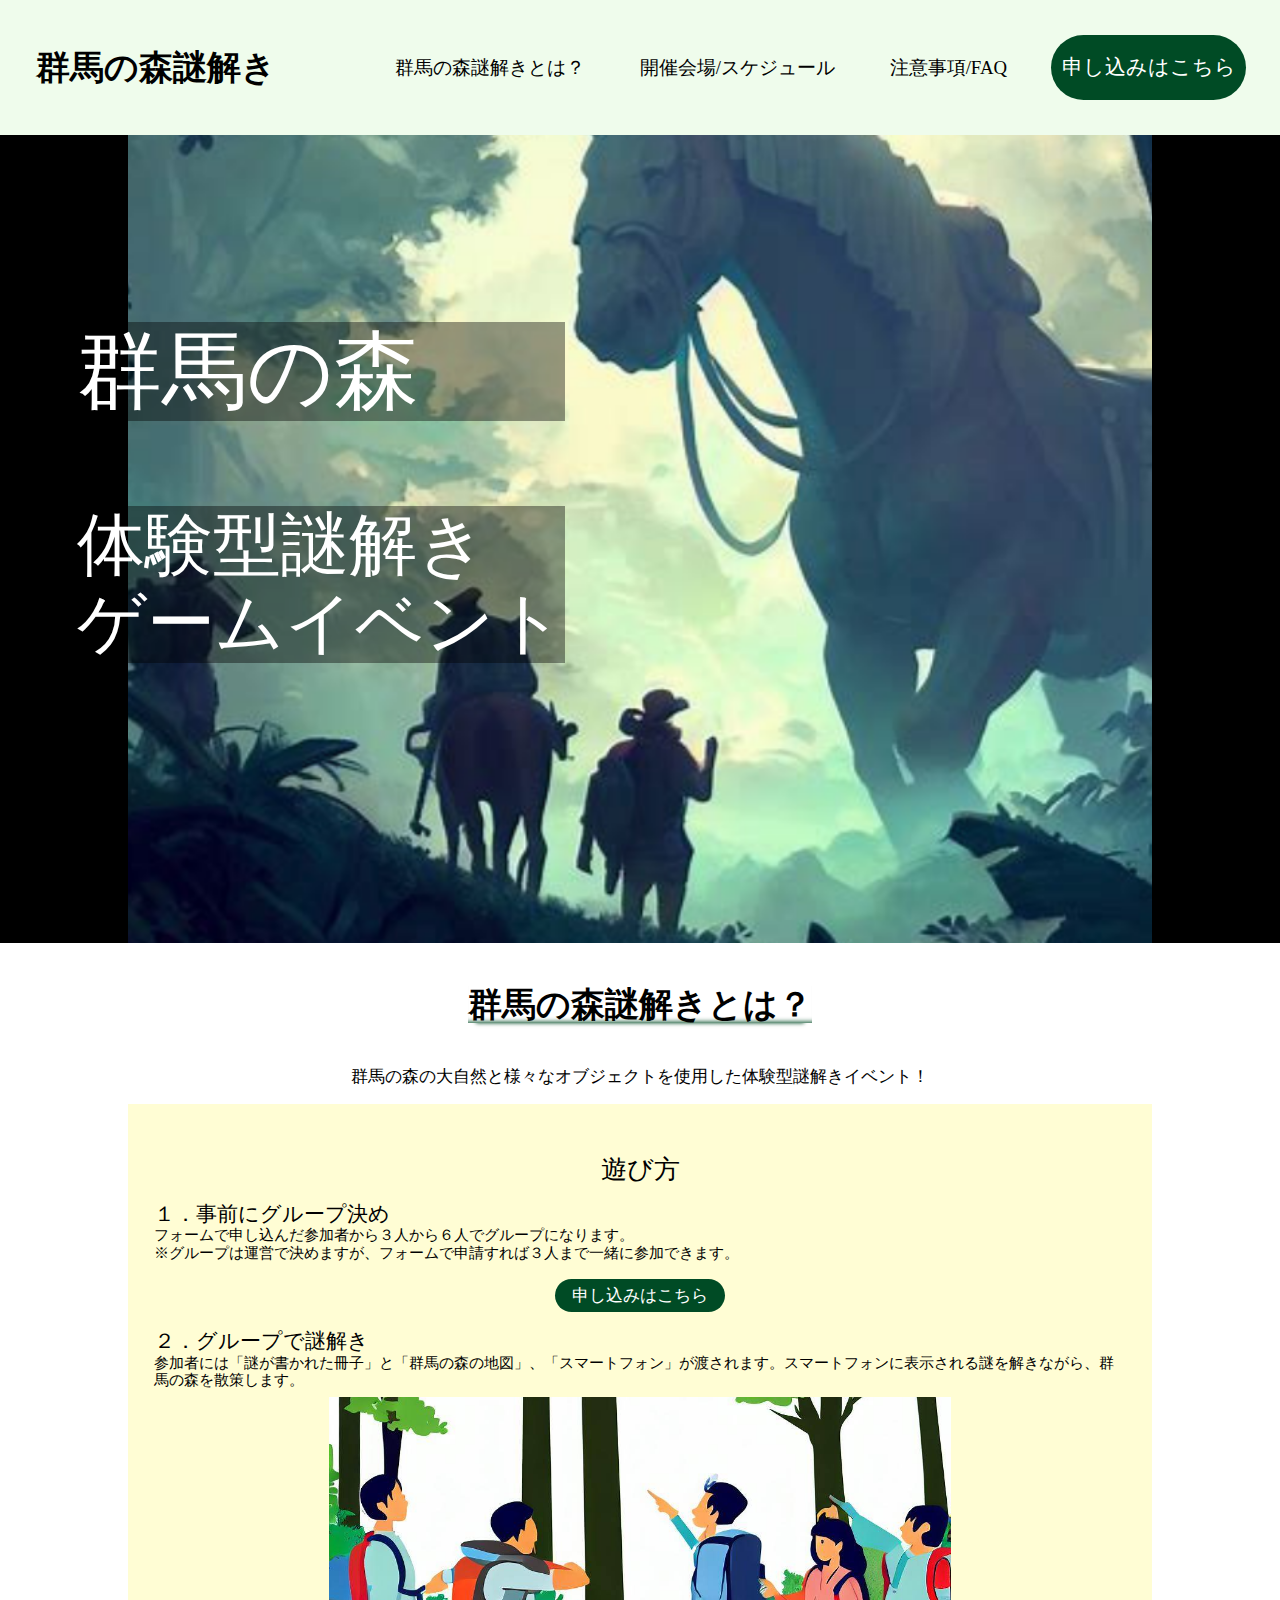
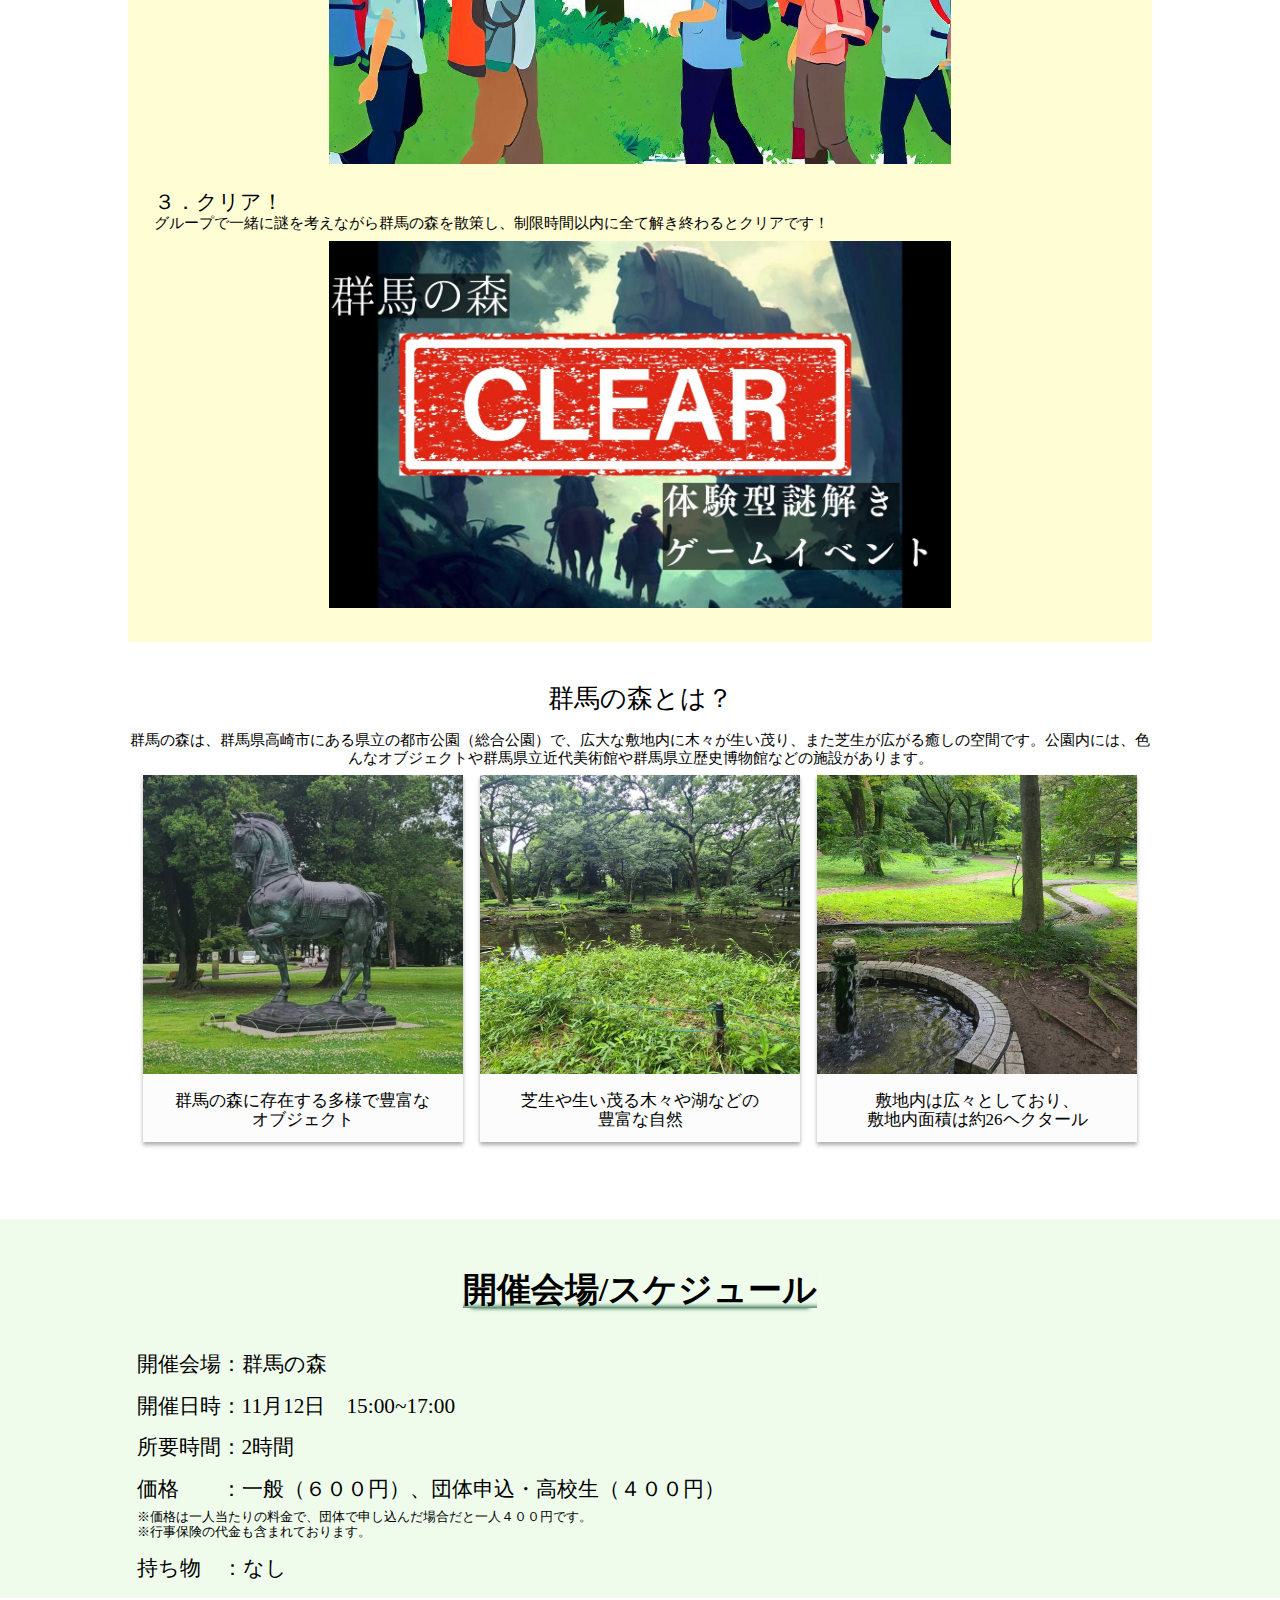
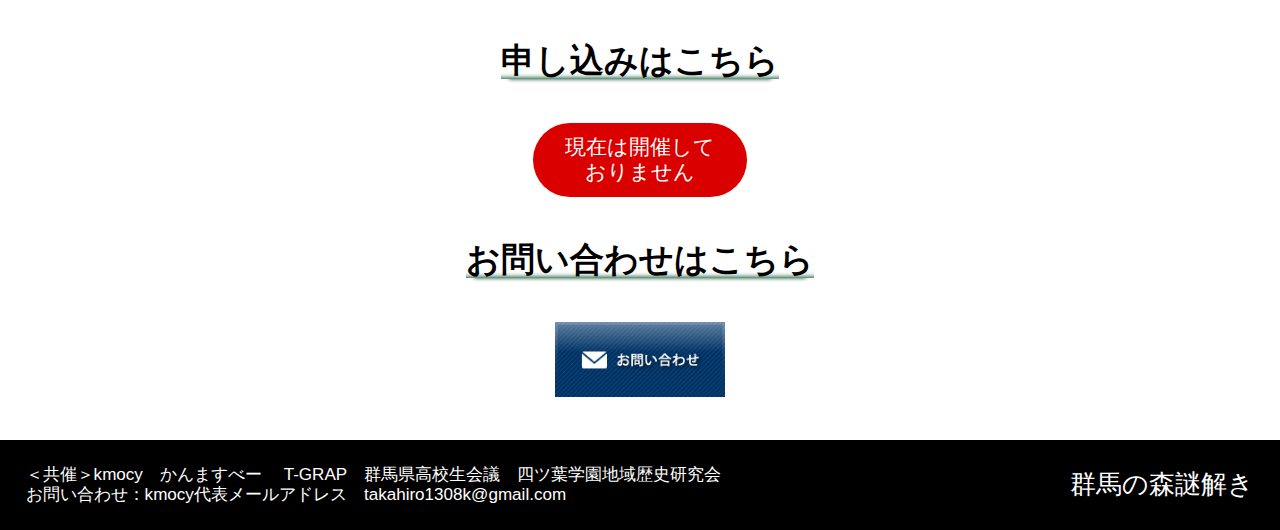
<file: index.html>
<!DOCTYPE html>
    <html lang="ja">
    <head>
        <meta charset="UTF-8">
        <meta name="viewport" content="width=device-width, initial-scale=1.0">
        <link rel="stylesheet" href="destroy.css">
        <link rel="stylesheet" href="style.css">
        <title>群馬の森謎解き</title>
    </head>
    <body>
        <header id ="header" class ="c-header c-hamburger-menu">
            <div class ="logo"><a href="#" class="c-header__logo">群馬の森謎解き</a></div>
            <input type="checkbox" name="hamburger" id="hamburger" class="c-hamburger-menu__input"/>
            <label for="hamburger" class="c-hamburger-menu__bg"></label>
            <ul class="c-header__list c-hamburger-menu__list">
                <li class ="c-header__list-item"><a href="#event" class="c-header__list-link">群馬の森謎解きとは？</a></li>
                <li class ="c-header__list-item"><a href="#information" class="c-header__list-link">開催会場/スケジュール</a></li>
                <li class ="c-header__list-item"><a href="./FAQ/faq.html" class="c-header__list-link">注意事項/FAQ</a></li>
                <!--開催時に変更-->
                <!-- <li class ="header_apply c-header__list-item"><a href="https://forms.gle/cXqUh1oHmpa2r6aB6" class="c-header__list-link">申し込みはこちら</a></li> -->
                <li class ="header_apply c-header__list-item"><a href="#apply" class="c-header__list-link">申し込みはこちら</a></li>
            </ul>
            <label for="hamburger" class="c-hamburger-menu__button"><!-- 追記 ハンバーガーメニューのボタン -->
                <span class="c-hamburger-menu__button-mark"></span>
                <span class="c-hamburger-menu__button-mark"></span>
                <span class="c-hamburger-menu__button-mark"></span>
              </label>            
        </header>
        <main>
            <section id="Home">
                <img src="image/Home.png">
                <div class = "Hometxt">
                    <div class ="title"><h1>群馬の森</h1></div>
                    <div class ="subtitle"><h1>体験型謎解き
                        <br>ゲームイベント</h1>
                    </div>
                </div>
            </section>
            <section id="event">
                <h2><span>群馬の森謎解きとは？</span></h2>
                <h3>群馬の森の大自然と様々なオブジェクトを使用した体験型謎解きイベント！</h3>
                <div class="play">
                    <h3>遊び方</h3>
                    <div class="rule">
                        <h4>１．事前にグループ決め</h4>
                        <p class="rule_contents">フォームで申し込んだ参加者から３人から６人でグループになります。</p>
                        <p>※グループは運営で決めますが、フォームで申請すれば３人まで一緒に参加できます。</p>
                        <!--開催時に変更-->
                        <!-- <a href="https://forms.gle/cXqUh1oHmpa2r6aB6" class="c-header__list-link">申し込みはこちら</a> -->
                        <a href="#apply" class="c-header__list-link">申し込みはこちら</a>
                    </div>
                    <div class="rule">
                        <h4>２．グループで謎解き</h4>
                        <p class="rule_contents">参加者には「謎が書かれた冊子」と「群馬の森の地図」、「スマートフォン」が渡されます。スマートフォンに表示される謎を解きながら、群馬の森を散策します。</p>
                        <div class="rule_img">
                            <img src="./image/rule2.jpg">
                        </div>
                    </div>
                    <div class="rule">
                        <h4>３．クリア！</h4>
                        <p class="rule_contents">グループで一緒に謎を考えながら群馬の森を散策し、制限時間以内に全て解き終わるとクリアです！</p>
                        <div class="rule_img">
                            <img src="./image/rule3.jpg">
                        </div>
                    </div>
                </div>
                <div class="gunmanomori">
                    <h3>群馬の森とは？</h3>
                    <p class="gunmanomori_text">群馬の森は、群馬県高崎市にある県立の都市公園（総合公園）で、広大な敷地内に木々が生い茂り、また芝生が広がる癒しの空間です。公園内には、色んなオブジェクトや群馬県立近代美術館や群馬県立歴史博物館などの施設があります。</p>
                    <div class="image-list">
                        <div class="image-item">
                            <div><img src="image/gunmanomori_img1.jpg" alt="イベント画像１" id="image1"zloading="lazy"></a></div>
                            <p>群馬の森に存在する多様で豊富な<br>オブジェクト</p>
                        </div>
                        <div class="image-item">
                            <img src="image/gunmanomori_img2.jpg" alt="イベント画像２" id="image2" loading="lazy">
                            <p>芝生や生い茂る木々や湖などの<br>豊富な自然</p>
                        </div>
                        <div class="image-item">
                            <img src="image/gunmanomori_img3.jpg" alt="イベント画像３" id="image3" loading="lazy">
                            <p>敷地内は広々としており、<br>敷地内面積は約26ヘクタール</p>
                        </div>
                    </div>
                </div>
            </section>
            <section id="information">
                <h2><span>開催会場/スケジュール</span></h2>
                <h3><span>開催会場</span>：群馬の森</h3>
                <h3><span>開催日時</span>：11月12日　15:00~17:00</h3>
                <h3><span>所要時間</span>：2時間</h3>
                <h3><span>価格　　</span>：一般（６００円）、団体申込・高校生（４００円）</h3>
                <p>
                    ※価格は一人当たりの料金で、団体で申し込んだ場合だと一人４００円です。
                    <br>
                    ※行事保険の代金も含まれております。
                </p>
                <h3><span>持ち物　</span>：なし</h3>
            </section>
            <section id="apply">
                <h2><span>申し込みはこちら</span></h2>
                <div class="apply_img">
                    <!--開催時に変更-->
                    <!-- <a href="https://forms.gle/cXqUh1oHmpa2r6aB6" class="c-header__list-link">申し込みはこちら</a> -->
                    <a class="c-header__list-link">現在は開催して<br>おりません</a>
                </div>
            </section>
            <section id = "require">
                <h2><span>お問い合わせはこちら</span></h2>
                <button type="button" onclick="location.href='mailto:takahiro1308k@gmail.com'"><img src="image/require.png"></button>
            </section>
        </main>
        <footer>
            <div>
                <p>＜共催＞kmocy　かんますべー 　T-GRAP　群馬県高校生会議　四ツ葉学園地域歴史研究会</p>
                <p>お問い合わせ：kmocy代表メールアドレス　takahiro1308k@gmail.com</p>
            </div>
            <a href="#">群馬の森謎解き</a>
        </footer>
    </body>
</html>
</file>
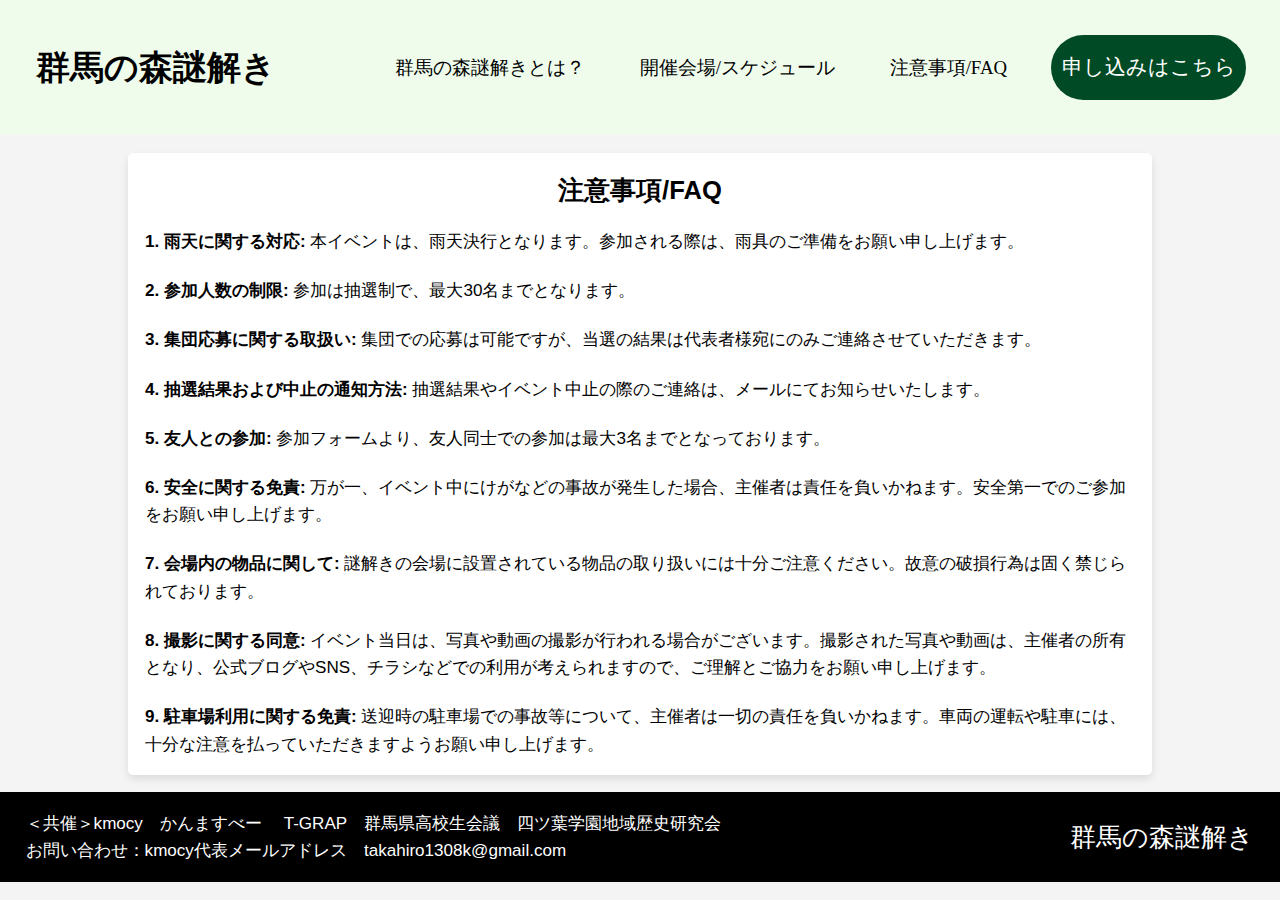
<file: FAQ/faq.html>
<!DOCTYPE html>
    <html lang="ja">
    <head>
        <meta charset="UTF-8">
        <meta name="viewport" content="width=device-width, initial-scale=1.0">
        <link rel="stylesheet" href="../destroy.css">
        <link rel="stylesheet" href="./faq.css">
        <title>群馬の森謎解きFAQ</title>
    </head>
    <body>
        <header id ="header" class ="c-header c-hamburger-menu">
            <div class ="logo"><a href="../index.html#" class="c-header__logo">群馬の森謎解き</a></div>
            <input type="checkbox" name="hamburger" id="hamburger" class="c-hamburger-menu__input"/>
            <label for="hamburger" class="c-hamburger-menu__bg"></label>
            <ul class="c-header__list c-hamburger-menu__list">
                <li class ="c-header__list-item"><a href="../index.html#event" class="c-header__list-link">群馬の森謎解きとは？</a></li>
                <li class ="c-header__list-item"><a href="../index.html#information" class="c-header__list-link">開催会場/スケジュール</a></li>
                <li class ="c-header__list-item"><a href="#" class="c-header__list-link">注意事項/FAQ</a></li>
                <li class ="header_apply c-header__list-item"><a href="https://forms.gle/cXqUh1oHmpa2r6aB6" class="c-header__list-link">申し込みはこちら</a></li>
            </ul>
            <label for="hamburger" class="c-hamburger-menu__button"><!-- 追記 ハンバーガーメニューのボタン -->
                <span class="c-hamburger-menu__button-mark"></span>
                <span class="c-hamburger-menu__button-mark"></span>
                <span class="c-hamburger-menu__button-mark"></span>
              </label>            
        </header>
        <main>
            <div class="faq-container">
                <div class="faq-header">
                    注意事項/FAQ
                </div>
                <div class="faq-item">
                    <span class="faq-title">1. 雨天に関する対応:</span> 本イベントは、雨天決行となります。参加される際は、雨具のご準備をお願い申し上げます。
                </div>
                <br>
                <div class="faq-item">
                    <span class="faq-title">2. 参加人数の制限:</span> 参加は抽選制で、最大30名までとなります。
                </div>
                <br>
                <div class="faq-item">
                    <span class="faq-title">3. 集団応募に関する取扱い:</span> 集団での応募は可能ですが、当選の結果は代表者様宛にのみご連絡させていただきます。
                </div>
                <br>
                <div class="faq-item">
                    <span class="faq-title">4. 抽選結果および中止の通知方法:</span> 抽選結果やイベント中止の際のご連絡は、メールにてお知らせいたします。
                </div>
                <br>
                <div class="faq-item">
                    <span class="faq-title">5. 友人との参加:</span> 参加フォームより、友人同士での参加は最大3名までとなっております。
                </div>
                <br>
                <div class="faq-item">
                    <span class="faq-title">6. 安全に関する免責:</span> 万が一、イベント中にけがなどの事故が発生した場合、主催者は責任を負いかねます。安全第一でのご参加をお願い申し上げます。
                </div>
                <br>
                <div class="faq-item">
                    <span class="faq-title">7. 会場内の物品に関して:</span> 謎解きの会場に設置されている物品の取り扱いには十分ご注意ください。故意の破損行為は固く禁じられております。
                </div>
                <br>
                <div class="faq-item">
                    <span class="faq-title">8. 撮影に関する同意:</span> イベント当日は、写真や動画の撮影が行われる場合がございます。撮影された写真や動画は、主催者の所有となり、公式ブログやSNS、チラシなどでの利用が考えられますので、ご理解とご協力をお願い申し上げます。
                </div>
                <br>
                <div class="faq-item">
                    <span class="faq-title">9. 駐車場利用に関する免責:</span> 送迎時の駐車場での事故等について、主催者は一切の責任を負いかねます。車両の運転や駐車には、十分な注意を払っていただきますようお願い申し上げます。
                </div>
            </div>
        </main>
        <footer>
            <div>
                <p>＜共催＞kmocy　かんますべー 　T-GRAP　群馬県高校生会議　四ツ葉学園地域歴史研究会</p>
                <p>お問い合わせ：kmocy代表メールアドレス　takahiro1308k@gmail.com</p>
            </div>
            <a href="../index.html#">群馬の森謎解き</a>
        </footer>
    </body>
</html>
</file>
<file: style.css>
*{
    margin:0rem;
    padding:0rem;
}
html{
    font-size: 0.0667vw;
}
body{
    font-size: 16rem;
    font-family: '游明朝 Medium', serif;
    box-sizing: border-box;
}
h2{
    text-align: center;
    font-size: 40rem;
    font-weight: bold;
    margin: 50rem auto;
}
h2 span{
    box-shadow: 0px -6px 5px -5px  #004b25 inset,0px 8px 4px -8px  #004b25;
}
h3{
    font-size: 30rem;
}
p{
    font-size: 18rem;
}
header{
    display: flex;
    justify-content: space-between;
    align-items: center;
    height: 15vh;
    font-family: '游明朝 Medium', serif;    
    background-color:rgb(239, 252, 236);
    position: fixed;
    width:100%;
    top:0rem;
    z-index: 2;
}
header .logo {
    flex-grow: 0; /* フレックスアイテムの伸縮を防止 */
}
header .logo a{
    text-decoration: none;
    color: black;
    font-size:40rem;
    font-weight:bold ;
    margin-left:30rem;
}
header ul {
    display: flex; /* ナビゲーションの要素を横並びに */
    list-style-type: none; /* リストマーカーを削除 */
    margin-right: 40rem; 
}
header ul li {
    margin-left: 20px; /* ナビゲーションの要素間にスペースを追加 */
}
header a{
    display: block;
    font-size: 22rem;
    color:black;
    line-height:5vh;
    text-align: center;
    text-decoration: block;
    text-decoration: none;
    margin: 0rem;
    padding: 12rem;
}
header ul li:not(:first-child){
    margin-left: 40rem;
}
header ul li:last-child a {
    background-color: #004b25;
    color: #fff;
    border-radius: 200rem;
    font-size: 25rem;
}
.c-hamburger-menu__input {
display: none;
}

.c-hamburger-menu__bg {
background-color: #000; /* カスタマイズしてください */
cursor: pointer;
display: none;
height: 100vh;
left: 0;
opacity: 0.4; /* カスタマイズしてください */
position: absolute;
top: 0;
width: 100%;
z-index: -1;
}

#hamburger:checked ~ .c-hamburger-menu__bg {
display: block;
}

.c-hamburger-menu__button {
display: none;
}
/* セクション */
section {
    width: 100%;
    box-sizing: border-box;
    margin: 50rem 00rem;
}
#Home{
    background-color: #000;
    display: flex;
    justify-content: center;
    align-items: center;
    height: auto; /* 画面の高さに合わせる */
}
#Home img{
    box-sizing: border-box;
    object-fit: contain;
    position: relative;
    align-items: center;
    max-height: 100vh;
    max-width: 80vw;
    height: 100vh;
    width: 100vw;
    object-fit: cover;
}
#Home .Hometxt{
    margin: auto;
    left: 6vw;
    position: absolute;
}
#Home .Hometxt h1{
    font-size: 80rem;
    font-family: '游明朝 Medium', serif;
    color:white;
    background-color: rgb(0,0,0,0.4);
}
#Home .Hometxt .title h1{
    font-size: 100rem;
    color:white;
    background-color: rgb(0,0,0,0.4);
    margin-bottom: 100rem;
}
#event h3{
    text-align: center;
    font-size: 20rem;
    margin: 50rem auto 20rem auto;
}
#event .play{
    width: 80vw;
    margin:0 auto;
    padding: 10rem;
    background-color: #fffdd4;
}
#event .play h3{
    font-size: 30rem;
}
#event .rule{
    margin: 20rem;
}
#event .rule img{
    width: 50vw;
    height: 30vw;
    display: block;
    margin: 0 auto;
    padding: 10rem;
    object-fit: cover;
}
#event .rule h4{
    font-size: 25rem;
}
#event .rule a{
    background-color: #004b25;
    padding: 8rem;
    display: block;
    text-align: center;
    width: 200rem;
    margin: 20rem auto;
    color: #fff;
    border-radius: 200rem;
    font-size: 20rem;
}
#event .gunmanomori h3{
    font-size: 30rem;
}
#event .gunmanomori .gunmanomori_text {
    display: block;
    text-align: center;
    margin: auto;
    width: 80vw;
}
.image-list {
    display: flex; 
    justify-content: center; /* 追加: 子要素を中央に配置する */
    flex-wrap: wrap;
    padding-bottom: 30rem;
    text-align: center;
    margin:0 auto;
}
.image-item{
    margin: 10rem;
    width: 25vw;
    height: 430rem;
    padding: 0; 
    box-sizing: border-box; 
    background-color: rgb(252, 252, 252);
    box-shadow: 0 3px 4px rgba(0, 0, 0, 0.32);
}
.image-item img{
    display: block;
    width:100%;
    height:350rem;
    object-fit: cover;
    margin: 0 auto;
}
.image-item p{
    display: block;
    font-size: 20rem;
    margin: 20rem auto;
    width:90%;
}
#information{
    margin: auto;
    padding: 10rem;
    background-color:rgb(239, 252, 236);
}
#information h3{
    display: block;
    margin:20rem auto 10rem 10vw;
    font-size: 25rem;
}
#information p{
    display: block;
    margin:0rem auto 20rem 10vw;
    font-size: 15rem;
}
#apply{
    text-align: center;
}
#apply a{
    display: block;
    font-size: 22rem;
    text-decoration: block;
    text-decoration: none;
    padding: 15rem;
    margin: auto;
    width: 250rem;
    /* background-color: #004b25; */
    background-color: #da0000;
    color: #fff;
    border-radius: 200rem;
    font-size: 25rem;
}
#require button{
    display: block;
    margin: auto;
    border: none;
}
#require button img{
    width:200rem
}
footer{
    background-color: #000;
    position: relative;
    bottom: 0;
    height: 10vh;
    display: flex;
    justify-content:space-between;
    align-items: center;  /* 追加: 上下中央に配置 */
}

footer p{
    color: #fff;
    font-family: Arial, Helvetica, sans-serif;
    font-size: 20rem;
    margin-left: 30rem;   /* 追加: leftの値をmargin-leftに変更 */
}

footer a{
    color: #fff;
    font-size: 30rem;
    margin-right: 30rem;  /* 追加: rightの値をmargin-rightに変更 */
}
@media screen and (max-width:750px) {
    h2{
        text-align: center;
        font-size: 100rem;
        font-weight: bold;
        margin: 50rem auto;
    }
    h2 span{
        box-shadow: 0px -6px 5px -5px  #004b25 inset,0px 8px 4px -8px  #004b25;
    }
    
    p{
        font-size: 40rem;
    }
    .menu {
        position: fixed;
        right: -70%;
        width: 70%;
        height: 100vh;
        margin-left: auto;
        /* メニューを縦に */
        display: flex;
        flex-direction: column;
        color: #efefef;
        background-color: rgba(167, 148, 58, 0.7);
        transition: .3s;
    }
    .menu-list {
        width: 100%;
        height: 100%;
        /* メニューテキスト位置をリスト内中心に */
        display: flex;
        justify-content: center;
        align-items: center;
    }
    .c-hamburger-menu__button {
        align-items: center;
        appearance: none;
        background-color: #004b25;
        border: none;
        cursor: pointer;
        display: flex;
        flex-direction: column;
        gap: 10px; /* カスタマイズしてください */
        height: 200rem; /* カスタマイズしてください */
        justify-content: center;
        width: 200rem; /* カスタマイズしてください */
      }
    .c-hamburger-menu__button-mark {
        background-color: white; /* カスタマイズしてください */
        display: block;
        height: 2px; /* カスタマイズしてください */
        transition: 0.3s; /* カスタマイズしてください */
        width: 180rem; /* カスタマイズしてください */
    }
    #hamburger:checked
    ~ .c-hamburger-menu__button
    .c-hamburger-menu__button-mark:nth-of-type(1) {
        transform: translate(60rem, -50rem) rotate(45deg);
        transform-origin: 0%; 
    }
    #hamburger:checked
    ~ .c-hamburger-menu__button
    .c-hamburger-menu__button-mark:nth-of-type(2) {
        opacity: 0;
    }
    #hamburger:checked
    ~ .c-hamburger-menu__button
    .c-hamburger-menu__button-mark:nth-of-type(3) {
        transform: translate(60rem, 10rem) rotate(-45deg); 
        transform-origin: 0%; 
    }
    .c-hamburger-menu__list {
        background-color: #eeeeee; /* カスタマイズしてください */
        align-items: flex-start;
        display: flex;
        flex-direction: column;
        left: 0;
        padding: 2rem; /* カスタマイズしてください */
        position: absolute;
        transform: translateX(-100%);
        transition: 0.3s; /* カスタマイズしてください */
        top: 100%;
        width: 100%;
    }
    
    #hamburger:checked ~ .c-hamburger-menu__list {
        transform: translateX(0%);
        transition: 0.3s;
    }
    header{
        height: 300rem;
    }
    header .logo a{
        font-size:100rem;
    }
    header ul {
        display: flex; /* ナビゲーションの要素を横並びに */
        list-style-type: none; /* リストマーカーを削除 */
    }
    header ul li {
        margin-left: 40rem; /* ナビゲーションの要素間にスペースを追加 */
    }
    header ul li a{
        font-size: 70rem;
    }
    header ul li:last-child a {
        background-color: transparent;
        color: #004b25;
        border-radius: 0rem;
        font-size: 80rem;
    }
    #Home{
        max-height: 80vh;
        height: 80vh;
        display: flex;    
        align-items: center; 
        position: relative;   /* 追加：位置を相対位置として設定 */
    }
    #Home img{
        top:120rem;
        object-fit: cover;
        max-height: 60vh;
        max-width:100vw ;
        height: 60vh;
        width: 100vw;
    }
    #Home .Hometxt{
        left:auto;
        margin: auto;
    } 
    #Home .Hometxt h1{
        font-size: 180rem;
        color:white;
        margin-top:200rem;
        padding: 10rem;
        background-color: rgb(0,0,0,0.4);
    } 
    #Home .Hometxt .title h1{
        margin-bottom:900rem;
        font-size: 200rem;
        display: block;
        width: 60vw;
    }
    #Home .Hometxt .subtitle h1{
        margin-top:500rem;
    }
    #event h3{
        width:80%;
        font-size: 40rem;
    }
    #event .play h3{
        width:80%;
        font-size: 50rem;
    }
    #event .rule h4{
        font-size: 43rem;
    }
    #event .rule p{
        font-size: 30rem;
    }
    #event .rule a{
        padding: 25rem 20rem;
        width: 380rem;
        margin: 20rem auto;
        color: #fff;
        border-radius: 200rem;
        font-size: 40rem;
    }
    #event .gunmanomori h3{
        font-size: 50rem;
    }
    .image-list {
        margin: 40rem;
        display: block; 
    }
    .image-item{
        margin:auto;
        width: 50vw;
        height: auto;
        padding: 0; 
        box-sizing: border-box; 
        background-color: rgb(252, 252, 252);
    }
    .image-item img{
        display: block;
        width:100%;
        height:auto;
        object-fit: cover;
        margin: 0 auto;
    }
    .image-item p{
        display: block;
        font-size: 40rem;
        margin: 20rem auto;
        width:90%;
    }
    #information h3{
        font-size: 45rem;
        margin-top:30rem;
        margin-bottom:30rem;
    }
    #information p{
        margin-top:-20rem;
        font-size: 15rem;
    }
    #apply h2{
        display: block;
        margin: 30rem auto;
        margin-bottom: 50rem;
    }
    #apply a{
        padding: 25rem 20rem;
        width: 380rem;
        margin: 20rem auto;
        color: #fff;
        border-radius: 200rem;
        font-size: 40rem;
    }
    #require h2{
        margin-bottom: 80rem;
    }
    #require button img{
        width:25vw;
        height: auto;
    }
    footer{
        display: none;
    }
}
</file>
<file: FAQ/faq.css>
*{
    margin:0rem;
    padding:0rem;
}
html{
    font-size: 0.0667vw;
}
body{
    font-size: 16rem;
    font-family: '游明朝 Medium', serif;
    box-sizing: border-box;
}
h2{
    text-align: center;
    font-size: 40rem;
    font-weight: bold;
    margin: 50rem auto;
}
header{
    display: flex;
    justify-content: space-between;
    align-items: center;
    height: 15vh;
    font-family: '游明朝 Medium', serif;    
    background-color:rgb(239, 252, 236);
    position: fixed;
    width:100%;
    top:0rem;
    z-index: 2;
}
header .logo {
    flex-grow: 0; /* フレックスアイテムの伸縮を防止 */
}
header .logo a{
    text-decoration: none;
    color: black;
    font-size:40rem;
    font-weight:bold ;
    margin-left:30rem;
}
header ul {
    display: flex; /* ナビゲーションの要素を横並びに */
    list-style-type: none; /* リストマーカーを削除 */
    margin-right: 40rem; 
}
header ul li {
    margin-left: 20px; /* ナビゲーションの要素間にスペースを追加 */
}
header a{
    display: block;
    font-size: 22rem;
    color:black;
    line-height:5vh;
    text-align: center;
    text-decoration: block;
    text-decoration: none;
    margin: 0rem;
    padding: 12rem;
}
header ul li:not(:first-child){
    margin-left: 40rem;
}
header ul li:last-child a {
    background-color: #004b25;
    color: #fff;
    border-radius: 200rem;
    font-size: 25rem;
}
.c-hamburger-menu__input {
display: none;
}

.c-hamburger-menu__bg {
background-color: #000; /* カスタマイズしてください */
cursor: pointer;
display: none;
height: 100vh;
left: 0;
opacity: 0.4; /* カスタマイズしてください */
position: absolute;
top: 0;
width: 100%;
z-index: -1;
}

#hamburger:checked ~ .c-hamburger-menu__bg {
display: block;
}

.c-hamburger-menu__button {
display: none;
}
/* セクション */
body {
    font-family: Arial, sans-serif;
    line-height: 1.6;
    background-color: #f4f4f4;
}
.faq-container {
    background-color: #ffffff;
    padding: 20rem;
    border-radius: 5px;
    box-shadow: 0 4px 8px rgba(0, 0, 0, 0.1);
    max-width: 80vw;
    margin: 17vh auto 20rem auto;
}
.faq-header {
    font-size: 30rem;
    font-weight: bold;
    text-align: center;
    margin-bottom: 20rem;
}
.faq-item {
    font-size: 20rem;
}
.faq-title {
    font-weight: bold;
}
footer{
    background-color: #000;
    height: 10vh;
    display: flex;
    justify-content:space-between;
    align-items: center;  /* 追加: 上下中央に配置 */
}

footer p{
    color: #fff;
    font-family: Arial, Helvetica, sans-serif;
    font-size: 20rem;
    margin-left: 30rem;   /* 追加: leftの値をmargin-leftに変更 */
}

footer a{
    color: #fff;
    font-size: 30rem;
    margin-right: 30rem;  /* 追加: rightの値をmargin-rightに変更 */
}
@media screen and (max-width:750px) {
    h2{
        text-align: center;
        font-size: 100rem;
        font-weight: bold;
        margin: 50rem auto;
    }
    h2 span{
        box-shadow: 0px -6px 5px -5px  #004b25 inset,0px 8px 4px -8px  #004b25;
    }
    
    p{
        font-size: 40rem;
    }
    .menu {
        position: fixed;
        right: -70%;
        width: 70%;
        height: 100vh;
        margin-left: auto;
        /* メニューを縦に */
        display: flex;
        flex-direction: column;
        color: #efefef;
        background-color: rgba(167, 148, 58, 0.7);
        transition: .3s;
    }
    .menu-list {
        width: 100%;
        height: 100%;
        /* メニューテキスト位置をリスト内中心に */
        display: flex;
        justify-content: center;
        align-items: center;
    }
    .c-hamburger-menu__button {
        align-items: center;
        appearance: none;
        background-color: #004b25;
        border: none;
        cursor: pointer;
        display: flex;
        flex-direction: column;
        gap: 10px; /* カスタマイズしてください */
        height: 200rem; /* カスタマイズしてください */
        justify-content: center;
        width: 200rem; /* カスタマイズしてください */
      }
    .c-hamburger-menu__button-mark {
        background-color: white; /* カスタマイズしてください */
        display: block;
        height: 2px; /* カスタマイズしてください */
        transition: 0.3s; /* カスタマイズしてください */
        width: 180rem; /* カスタマイズしてください */
    }
    #hamburger:checked
    ~ .c-hamburger-menu__button
    .c-hamburger-menu__button-mark:nth-of-type(1) {
        transform: translate(4px, -5px) rotate(45deg);
        transform-origin: 0%; 
    }
    #hamburger:checked
    ~ .c-hamburger-menu__button
    .c-hamburger-menu__button-mark:nth-of-type(2) {
        opacity: 0;
    }
    #hamburger:checked
    ~ .c-hamburger-menu__button
    .c-hamburger-menu__button-mark:nth-of-type(3) {
        transform: translate(4px, 7px) rotate(-45deg); 
        transform-origin: 0%; 
    }
    .c-hamburger-menu__list {
        background-color: #eeeeee; /* カスタマイズしてください */
        align-items: flex-start;
        display: flex;
        flex-direction: column;
        left: 0;
        padding: 2rem; /* カスタマイズしてください */
        position: absolute;
        transform: translateX(-100%);
        transition: 0.3s; /* カスタマイズしてください */
        top: 100%;
        width: 100%;
    }
    
    #hamburger:checked ~ .c-hamburger-menu__list {
        transform: translateX(0%);
        transition: 0.3s;
    }
    header{
        height: 300rem;
    }
    header .logo a{
        font-size:100rem;
    }
    header ul {
        display: flex; /* ナビゲーションの要素を横並びに */
        list-style-type: none; /* リストマーカーを削除 */
    }
    header ul li {
        margin-left: 40rem; /* ナビゲーションの要素間にスペースを追加 */
    }
    header ul li a{
        font-size: 70rem;
    }
    header ul li:last-child a {
        background-color: transparent;
        color: #004b25;
        border-radius: 0rem;
        font-size: 80rem;
    }
    .faq-header {
        font-size: 100rem;
    }
    .faq-item {
        font-size: 50rem;
    }
    footer{
        display: none;
    }
}
</file>
<file: destroy.css>
/*! destyle.css v4.0.0 | MIT License | https://github.com/nicolas-cusan/destyle.css */

/* Reset box-model and set borders */
/* ============================================ */

*,
::before,
::after {
  box-sizing: border-box;
  border-style: solid;
  border-width: 0;
}

/* Document */
/* ============================================ */

/**
 * 1. Correct the line height in all browsers.
 * 2. Prevent adjustments of font size after orientation changes in iOS.
 * 3. Remove gray overlay on links for iOS.
 */

html {
  line-height: 1.15; /* 1 */
  -webkit-text-size-adjust: 100%; /* 2 */
  -webkit-tap-highlight-color: transparent; /* 3*/
}

/* Sections */
/* ============================================ */

/**
 * Remove the margin in all browsers.
 */

body {
  margin: 0;
}

/**
 * Render the `main` element consistently in IE.
 */

main {
  display: block;
}

/* Vertical rhythm */
/* ============================================ */

p,
table,
blockquote,
address,
pre,
iframe,
form,
figure,
dl {
  margin: 0;
}

/* Headings */
/* ============================================ */

h1,
h2,
h3,
h4,
h5,
h6 {
  font-size: inherit;
  font-weight: inherit;
  margin: 0;
}

/* Lists (enumeration) */
/* ============================================ */

ul,
ol {
  margin: 0;
  padding: 0;
  list-style: none;
}

/* Lists (definition) */
/* ============================================ */

dt {
  font-weight: bold;
}

dd {
  margin-left: 0;
}

/* Grouping content */
/* ============================================ */

/**
 * 1. Add the correct box sizing in Firefox.
 * 2. Show the overflow in Edge and IE.
 */

hr {
  box-sizing: content-box; /* 1 */
  height: 0; /* 1 */
  overflow: visible; /* 2 */
  border-top-width: 1px;
  margin: 0;
  clear: both;
  color: inherit;
}

/**
 * 1. Correct the inheritance and scaling of font size in all browsers.
 * 2. Correct the odd `em` font sizing in all browsers.
 */

pre {
  font-family: monospace, monospace; /* 1 */
  font-size: inherit; /* 2 */
}

address {
  font-style: inherit;
}

/* Text-level semantics */
/* ============================================ */

/**
 * Remove the gray background on active links in IE 10.
 */

a {
  background-color: transparent;
  text-decoration: none;
  color: inherit;
}

/**
 * 1. Remove the bottom border in Chrome 57-
 * 2. Add the correct text decoration in Chrome, Edge, IE, Opera, and Safari.
 */

abbr[title] {
  text-decoration: underline dotted; /* 2 */
}

/**
 * Add the correct font weight in Chrome, Edge, and Safari.
 */

b,
strong {
  font-weight: bolder;
}

/**
 * 1. Correct the inheritance and scaling of font size in all browsers.
 * 2. Correct the odd `em` font sizing in all browsers.
 */

code,
kbd,
samp {
  font-family: monospace, monospace; /* 1 */
  font-size: inherit; /* 2 */
}

/**
 * Add the correct font size in all browsers.
 */

small {
  font-size: 80%;
}

/**
 * Prevent `sub` and `sup` elements from affecting the line height in
 * all browsers.
 */

sub,
sup {
  font-size: 75%;
  line-height: 0;
  position: relative;
  vertical-align: baseline;
}

sub {
  bottom: -0.25em;
}

sup {
  top: -0.5em;
}

/* Replaced content */
/* ============================================ */

/**
 * Prevent vertical alignment issues.
 */

svg,
img,
embed,
object,
iframe {
  vertical-align: bottom;
}

/* Forms */
/* ============================================ */

/**
 * Reset form fields to make them styleable.
 * 1. Make form elements stylable across systems iOS especially.
 * 2. Inherit text-transform from parent.
 */

button,
input,
optgroup,
select,
textarea {
  -webkit-appearance: none; /* 1 */
  appearance: none;
  vertical-align: middle;
  color: inherit;
  font: inherit;
  background: transparent;
  padding: 0;
  margin: 0;
  border-radius: 0;
  text-align: inherit;
  text-transform: inherit; /* 2 */
}

/**
 * Correct cursors for clickable elements.
 */

button,
[type="button"],
[type="reset"],
[type="submit"] {
  cursor: pointer;
}

button:disabled,
[type="button"]:disabled,
[type="reset"]:disabled,
[type="submit"]:disabled {
  cursor: default;
}

/**
 * Improve outlines for Firefox and unify style with input elements & buttons.
 */

:-moz-focusring {
  outline: auto;
}

select:disabled {
  opacity: inherit;
}

/**
 * Remove padding
 */

option {
  padding: 0;
}

/**
 * Reset to invisible
 */

fieldset {
  margin: 0;
  padding: 0;
  min-width: 0;
}

legend {
  padding: 0;
}

/**
 * Add the correct vertical alignment in Chrome, Firefox, and Opera.
 */

progress {
  vertical-align: baseline;
}

/**
 * Remove the default vertical scrollbar in IE 10+.
 */

textarea {
  overflow: auto;
}

/**
 * Correct the cursor style of increment and decrement buttons in Chrome.
 */

[type="number"]::-webkit-inner-spin-button,
[type="number"]::-webkit-outer-spin-button {
  height: auto;
}

/**
 * Correct the outline style in Safari.
 */

[type="search"] {
  outline-offset: -2px; /* 1 */
}

/**
 * Remove the inner padding in Chrome and Safari on macOS.
 */

[type="search"]::-webkit-search-decoration {
  -webkit-appearance: none;
}

/**
 * 1. Correct the inability to style clickable types in iOS and Safari.
 * 2. Fix font inheritance.
 */

::-webkit-file-upload-button {
  -webkit-appearance: button; /* 1 */
  font: inherit; /* 2 */
}

/**
 * Fix appearance for Firefox
 */
[type="number"] {
  -moz-appearance: textfield;
}

/**
 * Clickable labels
 */

label[for] {
  cursor: pointer;
}

/* Interactive */
/* ============================================ */

/*
 * Add the correct display in Edge, IE 10+, and Firefox.
 */

details {
  display: block;
}

/*
 * Add the correct display in all browsers.
 */

summary {
  display: list-item;
}

/*
 * Remove outline for editable content.
 */

[contenteditable]:focus {
  outline: auto;
}

/* Tables */
/* ============================================ */

/**
1. Correct table border color inheritance in all Chrome and Safari.
*/

table {
  border-color: inherit; /* 1 */
  border-collapse: collapse;
}

caption {
  text-align: left;
}

td,
th {
  vertical-align: top;
  padding: 0;
}

th {
  text-align: left;
  font-weight: bold;
}
</file>
